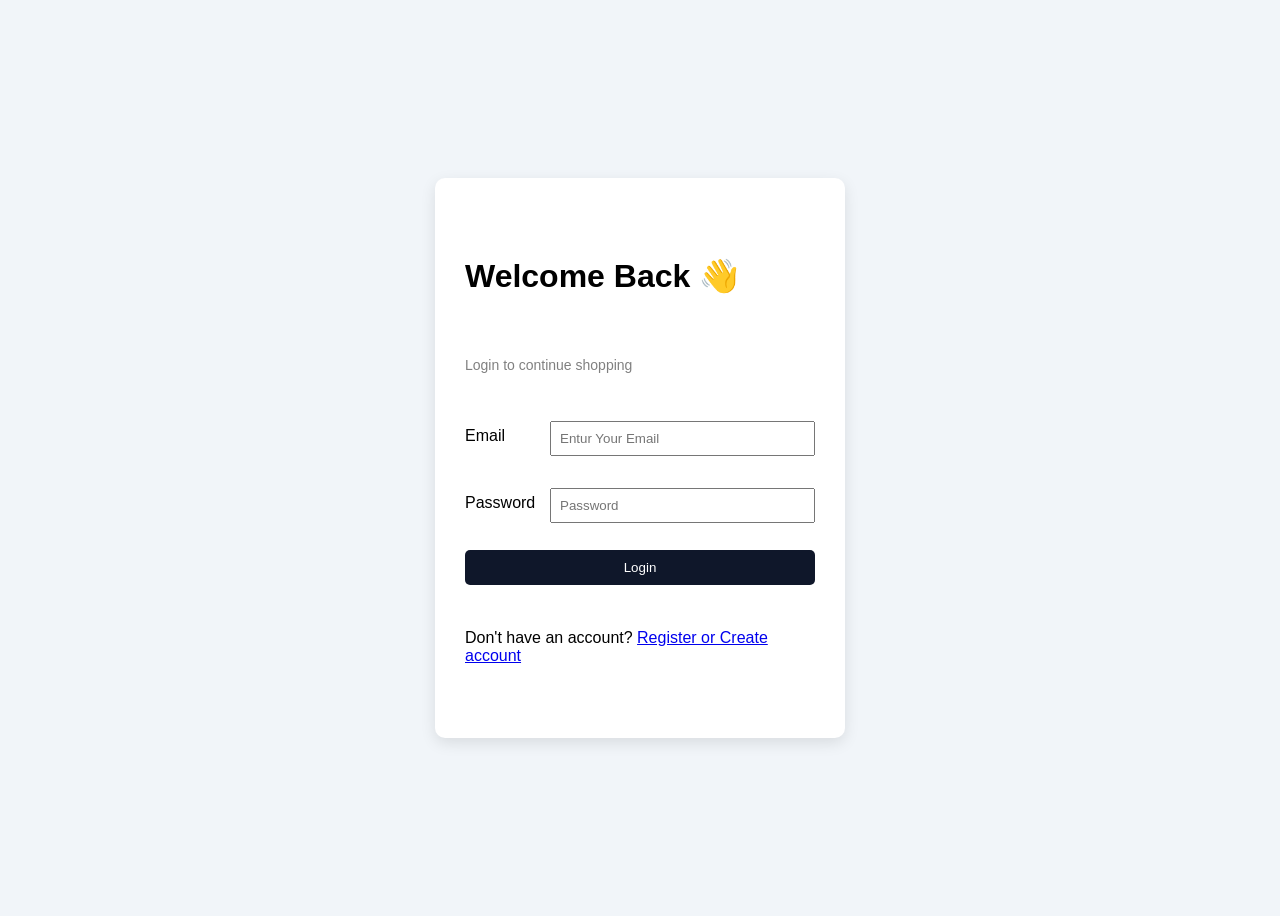
<file: register/login.html>
<!DOCTYPE html>
<html lang="en">
<head>
    <meta charset="UTF-8">
    <meta name="viewport" content="width=device-width, initial-scale=1.0">
    <title>Document</title>
    <link rel="stylesheet" href="./register.css">
</head>
<body>
    <form action="" id="formcontainer">

        <h1>Welcome Back 👋</h1>
        <p class="subtitle">Login to continue shopping</p>  
        
        <div class="group">
            <label for="email">Email</label>
            <input type="text" id="email" placeholder="Entur Your Email" required>
        </div>
        <div class="group">
            <label for="password">Password</label>
            <input type="password" id="password" placeholder="Password" required>
        </div>
        

        <button type="submit" id="sub-btn">Login</button>

        <p class="link">
        Don't have an account?
        <a href="login.html">Register or Create account</a>
        </p>
         
    </form>


<script src="./login.js"></script>
</body>
</html>
</file>
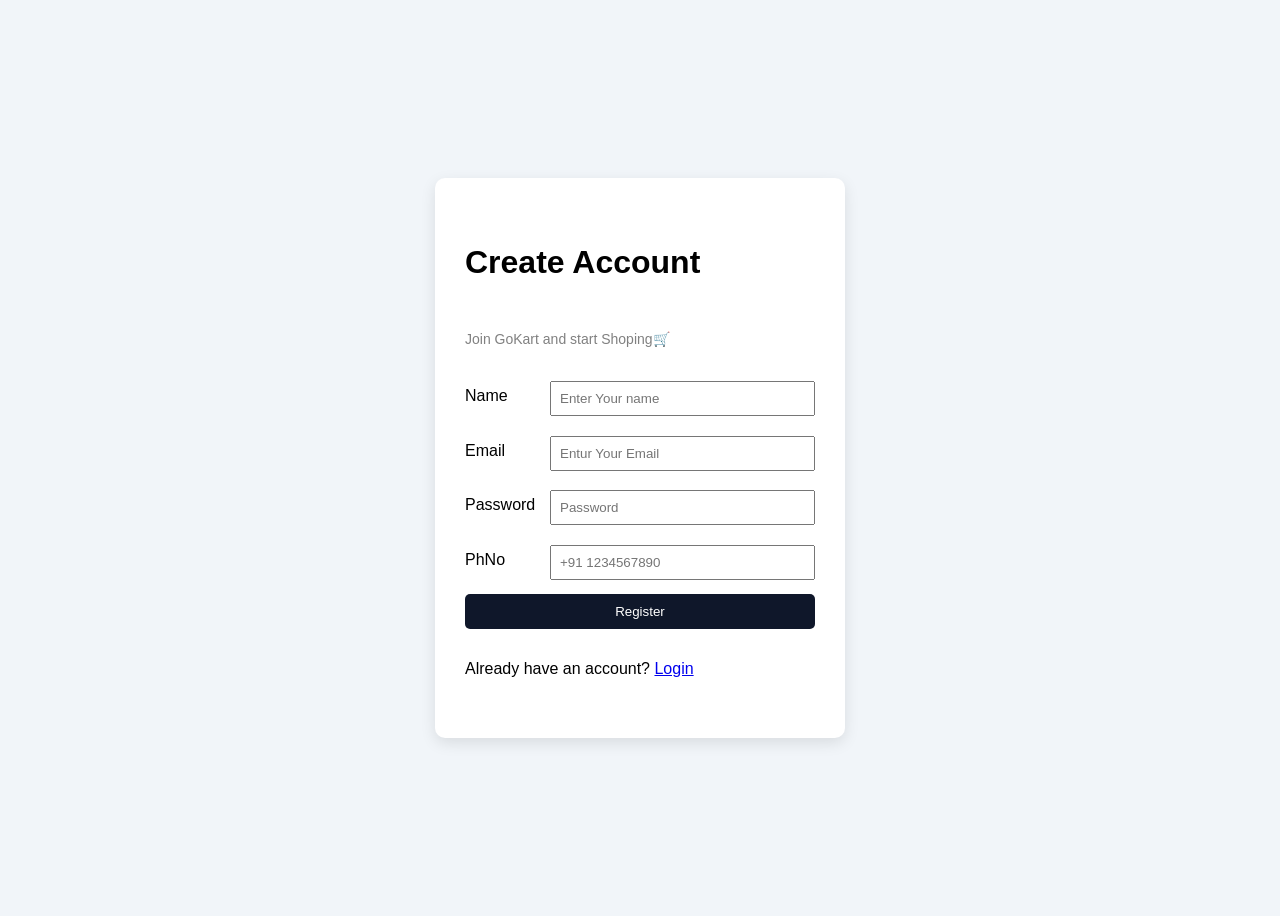
<file: register/register.html>
<!DOCTYPE html>
<html lang="en">
<head>
    <meta charset="UTF-8">
    <meta name="viewport" content="width=device-width, initial-scale=1.0">
    <title>Gokart Register</title>
    <link rel="stylesheet" href="./register.css">
</head>
<body>
    <form action="" id="formcontainer">
         <h1>Create Account  </h1>
         <p class="subtitle">Join GoKart and start Shoping🛒</p>
        <div class="group">
            <label for="name">Name</label>
            <input type="text" id="name" placeholder="Enter Your name" required>
        </div>
        <div class="group">
            <label for="email">Email</label>
            <input type="text" id="email" placeholder="Entur Your Email" required>
        </div>
        <div class="group">
            <label for="password">Password</label>
            <input type="password" id="password" placeholder="Password" required>
        </div>
        <div class="group">
            <label for="PhNo">PhNo</label>
            <input type="text" id="PhNo" placeholder="+91 1234567890" required>
        </div>

        <button type="submit" id="sub-btn">Register</button>

        <p class="link">
        Already have an account?
        <a href="login.html">Login</a>
        </p>

         
    </form>
    


    <script src="./register.js"></script>
</body>
</html>
</file>
<file: register/register.css>
body {
    font-family: Arial;
    background: #f1f5f9;
    display: flex;
    justify-content: center;
    align-items: center;
    height: 100vh;
}

#formcontainer{
    height:500px;
    width: 350px;
    display: flex;
    flex-direction: column;
    justify-content: space-evenly;
    padding: 30px; 
    background: white;
    border-radius: 10px;
    box-shadow: 0 5px 15px rgba(0,0,0,0.1);
     
}
.subtitle {
    color: gray;
    font-size: 14px;
    margin-bottom: 15px;
}

.group{
    display: flex;
    align-items: center;
    justify-content: space-between;
}
.group input{
    width: 70%;
    padding: 8px;
    margin-top: 5px;

}
#sub-btn{
     height: 35px;
    width: 100%;
    color: white;
    background-color: #0f172a;
    cursor: pointer;
    border: none;
    border-radius: 5px;
}
#sub-btn:hover {
    background: #1e293b;
}
</file>
